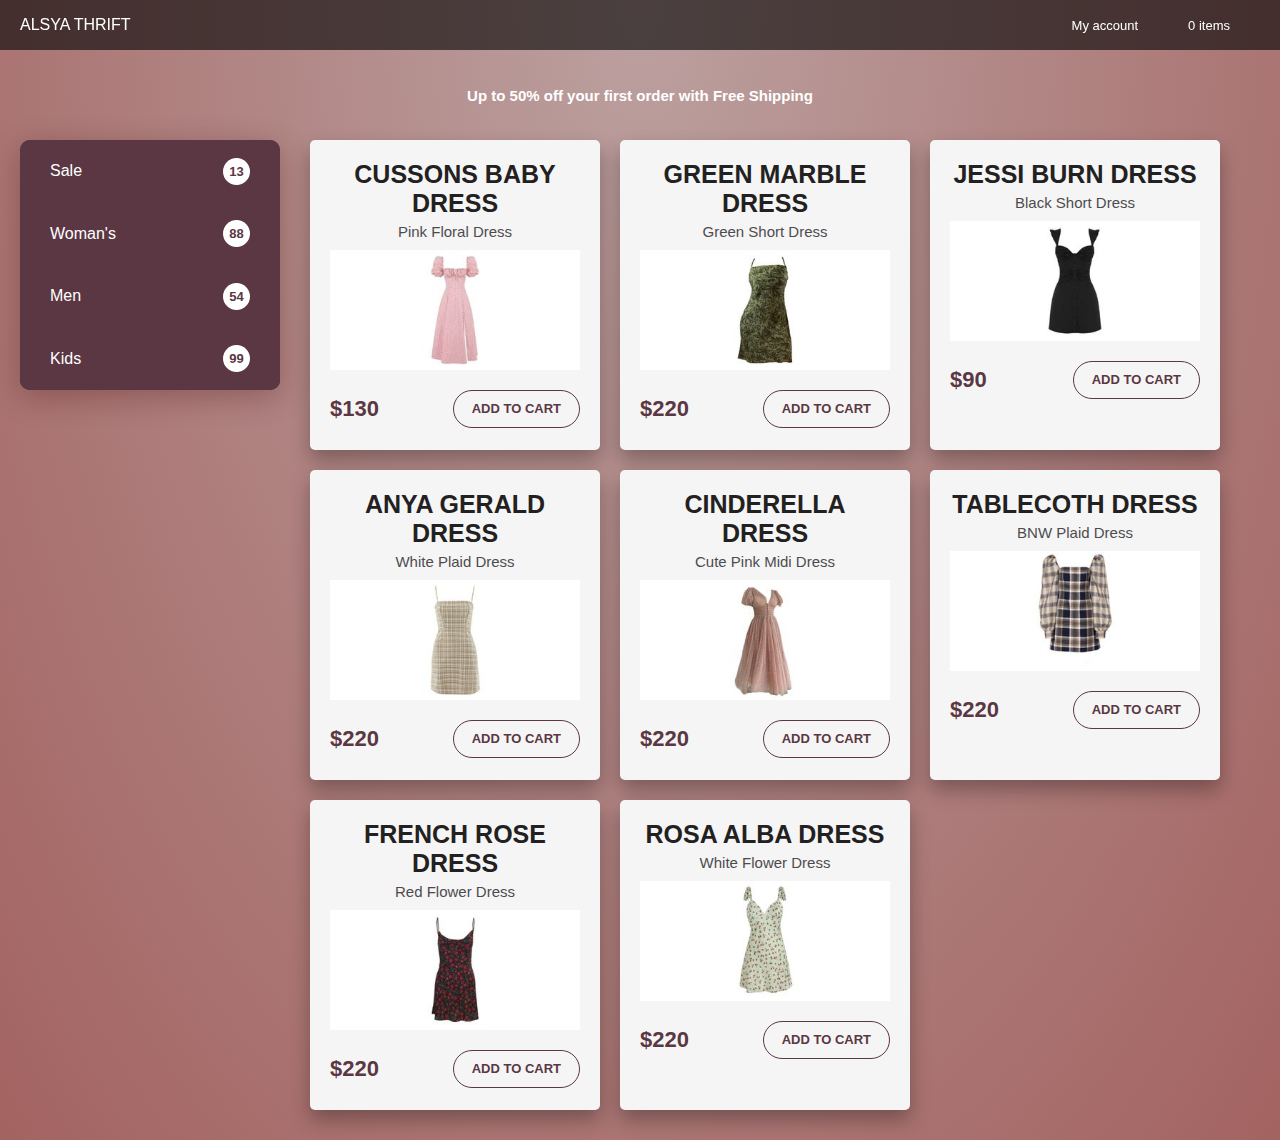
<file: catalog/catalog.html>
<!DOCTYPE html>
<html lang="en">
<head>
    <title>Catalog</title>
    <link rel="stylesheet" href="catalog.css">
    <!--FontAwesome-->
    <link rel="stylesheet" href="https://use.fontawesome.com/releases/v5.1.0/css/all.css" integrity="sha384-lKuwvrZot6UHsBSfcMvOkWwlCMgc0TaWr+30HWe3a4ltaBwTZhyTEggF5tJv8tbt" crossorigin="anonymous">
    <!--FontAwesome-->
    <!--Fonts-->
    <link href="https://fonts.googleapis.com/css?family=Cabin|Herr+Von+Muellerhoff|Source+Sans+Pro" rel="stylesheet">
    <!--Fonts-->
</head>
<body>
    
</body>
</html>
<!-- NAVBAR -->
<div class='navbar'>
    <div class='logo'>ALSYA THRIFT</div>
    <div class='account-container'>
      <i class="fa fa-user" aria-hidden="true"></i>
      <div class='cart-desc'>My account</div>
    </div>
    <div class='cart-container'>
      <i class="fa fa-shopping-cart" aria-hidden="true"></i>
      <div class='cart-desc'>0 items</div>
    </div>
    
  </div>
  
  <!-- INFO BAR -->
  <div class='info-wrapper'>
    <div class='shipping-container'>
      <div class='info-desc'>Up to 50% off your first order with Free Shipping</div>
    </div>
  </div>
  
  <!-- MAIN WRAPPER -->
  <div class='main-wrapper'>
    <div class="menu">
      <div class='menu-item Amazon'>
        <div class='menu-item-title'>Sale</div>
        <div class='menu-item-number'>13</div>
        <script src="catalog.js"></script>
      </div>
      <div class='menu-item Lenovo'>
        <div class='menu-item-title'>Woman's</div>
        <div class='menu-item-number'>88</div>
        <script src="catalog.js"></script>
      </div>
      <div class='menu-item'>
        <div class='menu-item-title'>Men</div>
        <div class='menu-item-number'>54</div>
      </div>
      <div class='menu-item'>
        <div class='menu-item-title'>Kids</div>
        <div class='menu-item-number'>99</div>
      </div>
    </div>
  
    <div class='products-container'>
  
      <div class='shop-card' data-cat='Amazon'>
        <div class="title">
          CUSSONS BABY DRESS
        </div>
        <div class="desc">
          Pink Floral Dress
        </div>
        <div class="product">
           <img src="8.jpg" />
        </div>
        <div class='cta'>
          <div class="price">$130</div>
          <button class="button">Add to cart</button>
        </div>
      </div>
  
      <div class='shop-card' data-cat='Amazon'>
        <div class="title">
          GREEN MARBLE DRESS
        </div>
        <div class="desc">
          Green Short Dress
        </div>
        <div class="product">
           <img src="7.jpg" />
        </div>
        <div class='cta'>
          <div class="price">$220</div>
          <button class="button">Add to cart</button>
        </div>
      </div>
  
      <div class='shop-card' data-cat='Lenovo'>
        <div class="title">
          JESSI BURN DRESS
        </div>
        <div class="desc">
          Black Short Dress
        </div>
        <div class="product">
           <img src="6.jpg" />
        </div>
        <div class='cta'>
          <div class="price">$90</div>
          <button class="button">Add to cart</button>
        </div>
      </div>
      
      <div class='shop-card' data-cat='Amazon'>
        <div class="title">
          ANYA GERALD DRESS
        </div>
        <div class="desc">
          White Plaid Dress
        </div>
        <div class="product">
           <img src="1.jpg" />
        </div>
        <div class='cta'>
          <div class="price">$220</div>
          <button class="button">Add to cart</button>
        </div>
      </div>
      
      <div class='shop-card' data-cat='Lenovo'>
        <div class="title">
          CINDERELLA DRESS
        </div>
        <div class="desc">
          Cute Pink Midi Dress
        </div>
        <div class="product">
           <img src="2.jpg" />
        </div>
        <div class='cta'>
          <div class="price">$220</div>
          <button class="button">Add to cart</button>
        </div>
      </div>
      
      <div class='shop-card'>
        <div class="title">
          TABLECOTH DRESS
        </div>
        <div class="desc">
          BNW Plaid Dress
        </div>
        <div class="product">
           <img src="3.jpg" />
        </div>
        <div class='cta'>
          <div class="price">$220</div>
          <button class="button">Add to cart</button>
        </div>
      </div>
      
      <div class='shop-card'>
        <div class="title">
          FRENCH ROSE DRESS
        </div>
        <div class="desc">
          Red Flower Dress
        </div>
        <div class="product">
           <img src="4.jpg" />
        </div>
        <div class='cta'>
          <div class="price">$220</div>
          <button class="button">Add to cart</button>
        </div>
      </div>
      
      <div class='shop-card'>
        <div class="title">
          ROSA ALBA DRESS
        </div>
        <div class="desc">
          White Flower Dress
        </div>
        <div class="product">
           <img src="5.jpg" />
        </div>
        <div class='cta'>
          <div class="price">$220</div>
          <button class="button">Add to cart</button>
        </div>
      </div>
  
    </div>
  </div>
  
  <div class='modal'>
    <div>asdasdas asd as </div>
    <div>asdasdas asd as </div>
    <div>asdasdas asd as </div>
    <div>asdasdas asd as </div>
    <script src="catalog.js"></script>
  </div>
</file>
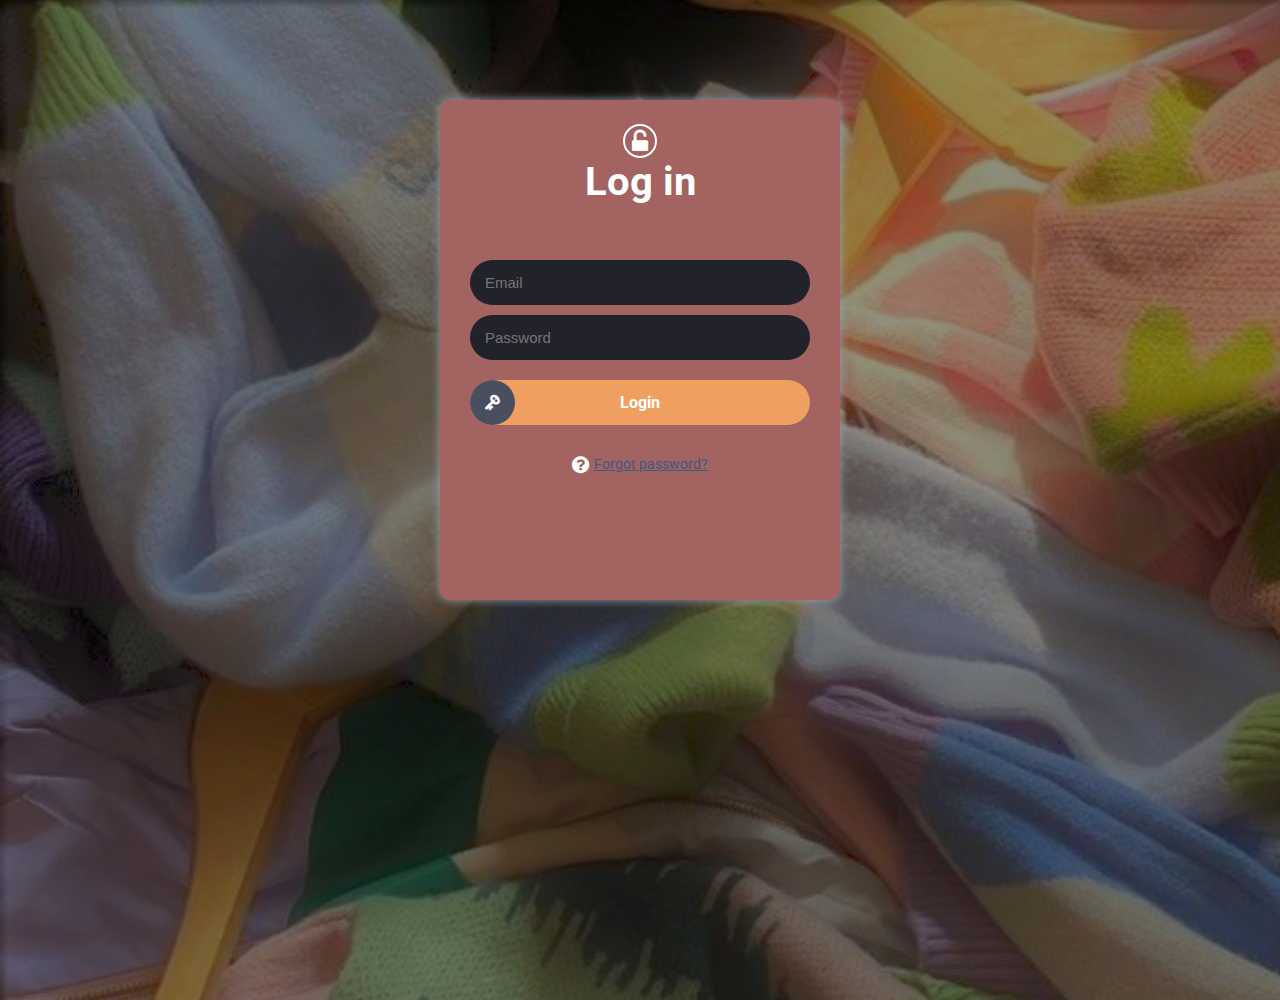
<file: login/login.html>
<!DOCTYPE html>
<html lang="en">
<head>
	<title>Log In</title>
	<link rel="stylesheet" href="login.css">
</head>

<body>
</html>
<div class="panel">
	<div class="state"><br><i class="fa fa-unlock-alt"></i><br><h1>Log in</h1></div>
	<div class="form">
		<input placeholder='Email' type="text">
		<input placeholder='Password' type="text">
		<div class="login">Login</div>
	</div>
	<div class="fack"><a href="#"><i class="fa fa-question-circle"></i>Forgot password?</a></div>
	<script src="login.js"></script>
</div>
</body>
</file>
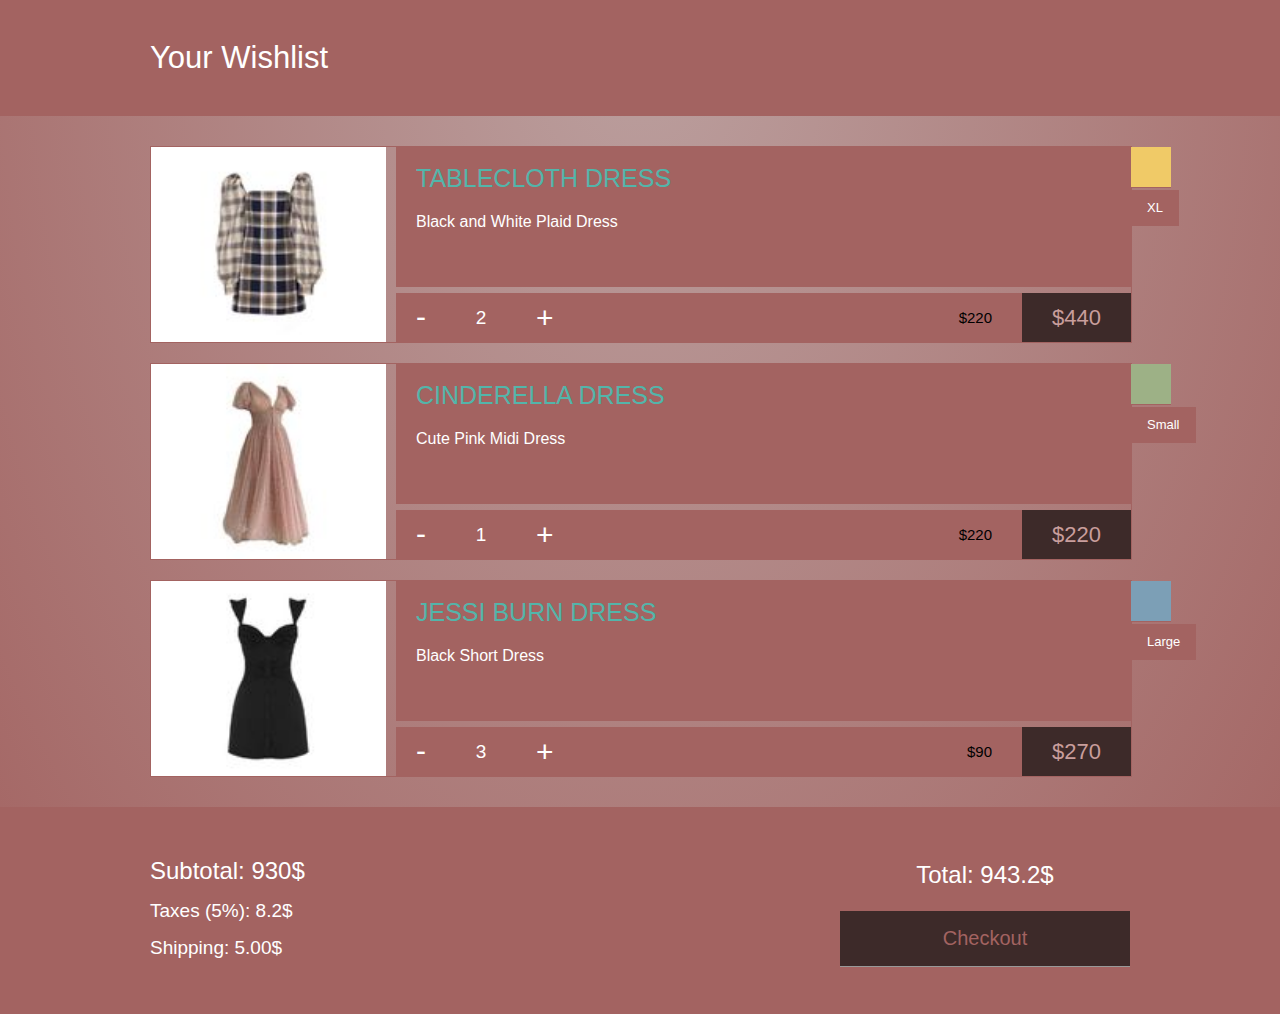
<file: wishlist/wishlist.html>
<!DOCTYPE html>
<html lang="en">
<head>
    <title>Wishlist</title>
    <link rel="stylesheet" href="wishlist.css">
    <!--FontAwesome-->
    <link rel="stylesheet" href="https://use.fontawesome.com/releases/v5.1.0/css/all.css" integrity="sha384-lKuwvrZot6UHsBSfcMvOkWwlCMgc0TaWr+30HWe3a4ltaBwTZhyTEggF5tJv8tbt" crossorigin="anonymous">
    <!--FontAwesome-->
    <!--Fonts-->
    <link href="https://fonts.googleapis.com/css?family=Cabin|Herr+Von+Muellerhoff|Source+Sans+Pro" rel="stylesheet">
    <!--Fonts-->
</head>
<body>

<header id="site-header">
    <div class="container">
        <h1>Your Wishlist <span></h1>
    </div>
</header>

<div class="container">

    <section id="cart"> 
        <article class="product">
            <header>
                <a class="remove">
                    <img src="1.jpg" alt="">

                    <h3>Remove product</h3>
                </a>
            </header>

            <div class="content">

                <h1>TABLECLOTH DRESS</h1>

                Black and White Plaid Dress

                <div title="You have selected this product to be shipped in the color yellow." style="top: 0" class="color yellow"></div>
                <div style="top: 43px" class="type small">XL</div>
            </div>

            <footer class="content">
                <span class="qt-minus">-</span>
                <span class="qt">2</span>
                <span class="qt-plus">+</span>

                <h2 class="full-price">
                    $440
                </h2>

                <h2 class="price">
                    $220
                </h2>
            </footer>
        </article>

        <article class="product">
            <header>
                <a class="remove">
                    <img src="2.jpg" alt="">

                    <h3>Remove product</h3>
                </a>
            </header>

            <div class="content">

                <h1>CINDERELLA DRESS</h1>

                Cute Pink Midi Dress

                <div title="You have selected this product to be shipped in the color red." style="top: 0" class="color red"></div>
                <div title="You have selected this product to be shipped sized Small."  style="top: 43px" class="type small">Small</div>
            </div>

            <footer class="content">
                
                <span class="qt-minus">-</span>
                <span class="qt">1</span>
                <span class="qt-plus">+</span>

                <h2 class="full-price">
                    $220
                </h2>

                <h2 class="price">
                    $220
                </h2>
            </footer>
        </article>

        <article class="product">
            <header>
                <a class="remove">
                    <img src="3.jpg" alt="">

                    <h3>Remove product</h3>
                </a>
            </header>

            <div class="content">

                <h1>JESSI BURN DRESS</h1>

                Black Short Dress

                <div title="You have selected this product to be shipped in the color blue." style="top: 0" class="color blue"></div>
                <div style="top: 43px" class="type small">Large</div>
            </div>

            <footer class="content">
                
                <span class="qt-minus">-</span>
                <span class="qt">3</span>
                <span class="qt-plus">+</span>

                <h2 class="full-price">
                    $270
                </h2>

                <h2 class="price">
                    $90
                </h2>
            </footer>
        </article>

    </section>

</div>

<footer id="site-footer">
    <div class="container clearfix">

        <div class="left">
            <h2 class="subtotal">Subtotal: <span>930</span>$</h2>
            <h3 class="tax">Taxes (5%): <span>8.2</span>$</h3>
            <h3 class="shipping">Shipping: <span>5.00</span>$</h3>
        </div>

        <div class="right">
            <h1 class="total">Total: <span>943.2</span>$</h1>
            <a class="btn">Checkout</a>
        </div>

    </div>
</footer>
</file>
<file: catalog/catalog.css>
body {
    height: 100%;
    width: 100vw;
    margin: 0;
  /*   background: -webkit-radial-gradient(ellipse farthest-corner at center top, #f39264 0%, #f2606f 100%); */
    background: radial-gradient(ellipse farthest-corner at center top, #f39264 0%, #f2606f 100%);
    background: radial-gradient(ellipse farthest-corner at center top, #bba09f 0%, #a36361 100%);
    color: #fff;
    font-family: 'Open Sans', sans-serif;
  }
  
  
  /*--------------------
  NAVBAR
  --------------------*/
  
  .navbar {
    position: fixed;
    display: flex;
    align-items: center;
    justify-content: space-between;
    padding-left: 20px;
    padding-right: 50px;
    width: 100vw;
    height: 50px;
    background: rgba(0, 0, 0, 0.6);
    box-sizing: border-box;
    z-index: 2;
  }
  
  .logo {
    flex: 1;
  }
  
  .cart-container {
    display: flex;
    align-items: center;
    cursor: pointer;
  }
  
  .account-container {
    display: flex;
    align-items: center;
    margin-right: 40px;
    cursor: pointer;
  }
  
  .cart-desc {
    margin-left: 10px;
    font-size: 13px;
  }
  
  
  /*--------------------
  INFO BAR
  --------------------*/
  
  .info-wrapper {
    display: flex;
    justify-content: center;
    align-items: center;
    width: 100vw;
    height: 50px;
    padding-top: 70px;
    z-index: 1;
  }
  
  .shipping-container {
    display: flex;
    align-items: center;
  }
  
  .inventory-container {
    display: flex;
    align-items: center;
    margin-left: 80px;
  }
  
  .info-wrapper .fa {
    color: #fff;
    margin-right: 10px;
    transform: Scale(0.9);
  }
  
  .info-desc {
    font-weight: 700;
    font-size: 15px;
  }
  
  .main-wrapper {
    display: flex;
    min-height: 450px;
    padding: 20px;
    padding-top: 10px;
  }
  
  
  /*--------------------
  Products Menu
  --------------------*/
  
  .menu {
    display: flex;
    flex-direction: column;
    align-items: center;
    min-width: 260px;
    height: 250px;
    margin-top: 10px;
    background: -webkit-linear-gradient(top, #3a404d, #181c26);
    background: linear-gradient(to bottom, #3a404d, #181c26);
    border-radius: 10px;
    box-shadow: 0 7px 30px rgba(62, 9, 11, 0.3);
  }
  
  .menu-item {
    display: flex;
    align-items: center;
    width: 100%;
    height: 25%;
    box-sizing: border-box;
    padding-right: 30px;
    padding-left: 30px;
    background: linear-gradient( 0deg, #cd4b4b, #e0574f);
    cursor: pointer;
    transition: all 300ms;
  }
  
  .menu-item:nth-child(4) {
    border-radius: 0 0 10px 10px;
    background: #5b3743;
  }
  
  .menu-item:nth-child(3) {
    background: #5b3743;
  }
  
  .menu-item:nth-child(2) {
    background: #5b3743;
  }
  
  .menu-item:nth-child(1) {
    border-radius: 10px 10px 0 0;
    background: #5b3743;
  }
  
  .menu-item:hover {
    width: 107%;
    /*   transform: Scale(1.05); */
  }
  
  .menu-item-title {
    display: flex;
    flex: 1;
    font-weight: 300;
  }
  
  .menu-item-number {
    width: 27px;
    height: 27px;
    display: flex;
    justify-content: center;
    align-items: center;
    background: #fff;
    color: #555;
    border-radius: 50%;
    font-size: 13px;
    font-weight: 600;
  }
  
  .menu-item-number:nth-child(1) {
    color: #5b3743;
  }
  
  .menu-item-number:nth-child(2) {
    color: #5b3743;
  }
  
  .menu-item-number:nth-child(3) {
    color: #cd4b4b;
  }
  
  .menu-item-number:nth-child(4) {
    color: #c24448;
  }
  
  
  /*--------------------
  Products Container
  --------------------*/
  
  .products-container {
    width: 100%;
    min-height: 300px;
    margin-left: 20px;
    display: flex;
    flex-wrap: wrap;
  }
  
  .shop-card {
    margin: 10px;
    width: 250px;
    height: 270px;
    background: #f5f5f5;
    box-shadow: 0 10px 20px rgba(0, 0, 0, .3);
    border-radius: 5px;
    padding: 20px;
    text-align: center;
    font-family: 'Open Sans Condensed', sans-serif;
  }
  
  .shop-card .title {
    font-weight: 900;
    text-transform: uppercase;
    font-size: 25px;
    color: #23211f;
    margin-bottom: 5px;
  }
  
  .shop-card .desc {
    font-size: 15px;
    opacity: .8;
    margin-bottom: 3px;
    color: #23211f;
  }
  
  .product {
    margin: 10px 0;
  }
  
  .product img {
    width: 100%;
  }
  
  .cta {
    height: 50px;
    display: flex;
    align-items: center;
    justify-content: space-between;
  }
  
  .price {
    color: #5b3743;
    font-size: 22px;
    font-weight: 900;
    transition: color .3s ease-in-out;
  }
  
  .button {
    font-size: 13px;
    font-weight: 900;
    text-transform: uppercase;
    color: #5b3743;
    padding: 12px 18px;
    cursor: pointer;
    transition: all 300ms;
    line-height: .95;
    border: none;
    background: none;
    outline: none;
    border: 1px solid #5b3743;
    border-radius: 20px;
  }
  
  .button:hover {
    background: linear-gradient(135deg, #3d61a1, #28406b);
    color: #fff;
    border: none;
  }
  
  .modal {
    display: none;
    position: fixed;
    top: 50%;
    left: 50%;
    width: 400px;
    height: auto;
    margin-left: -200px;
    margin-top: -150px;
    background-color: #fff;
    padding: 25px;
    border-radius: 5px;
    z-index: 10;
    box-shadow: 0 0 0 9999px rgba(0, 0, 0, 0.5);
  }
  
  .active {
    display: block;
  }
</file>
<file: wishlist/wishlist.css>
body {
    height: 100%;
    width: 100vw;
    margin: 0;
  /*   background: -webkit-radial-gradient(ellipse farthest-corner at center top, #f39264 0%, #f2606f 100%); */
    background: radial-gradient(ellipse farthest-corner at center top, #f39264 0%, #f2606f 100%);
    background: radial-gradient(ellipse farthest-corner at center top, #bba09f 0%, #a36361 100%);
    color: #fff;
    font-family: 'Open Sans', sans-serif;
  }

.clearfix {
  content: "";
  display: table;
  clear: both;	
}

#site-header, #site-footer {
	background: #a36361;
}

#site-header {
	margin: 0 0 30px 0;
}

#site-header h1 {
	font-size: 31px;
	font-weight: 300;
	padding: 40px 0;
	position: relative;
	margin: 0;
	font-family: 'Open Sans Condensed', sans-serif;
}

a {
	color: #3d2a29;
	text-decoration: none;

	-webkit-transition: color .2s linear;
	-moz-transition: color .2s linear;
	-ms-transition: color .2s linear;
	-o-transition: color .2s linear;
	transition: color .2s linear;
}

a:hover {
	color: #53b5aa;
}

#site-header h1 span {
	color: #53b5aa;
}

#site-header h1 span.last-span {
	background: #a36361;
	padding-right: 150px;
	position: absolute;
	left: 217px;

	-webkit-transition: all .2s linear;
	-moz-transition: all .2s linear;
	-ms-transition: all .2s linear;
	-o-transition: all .2s linear;
	transition: all .2s linear;
}

#site-header h1:hover span.last-span, #site-header h1 span.is-open {
	left: 363px;
}

#site-header h1 em {
	font-size: 16px;
	font-style: normal;
	vertical-align: middle;
}

.container {
	font-family: 'Open Sans Condensed', sans-serif;
	margin: 0 auto;
	width: 980px;
}

#cart {
	width: 100%;
}

#cart h1 {
	font-weight: 300;
}

#cart a {
	color: #53b5aa;
	text-decoration: none;

	-webkit-transition: color .2s linear;
	-moz-transition: color .2s linear;
	-ms-transition: color .2s linear;
	-o-transition: color .2s linear;
	transition: color .2s linear;
}

#cart a:hover {
	color: #000;
}

.product.removed {
	margin-left: 980px !important;
	opacity: 0;
}

.product {
	border: 1px solid #a36361;
	margin: 20px 0;
	width: 100%;
	height: 195px;
	position: relative;

	-webkit-transition: margin .2s linear, opacity .2s linear;
	-moz-transition: margin .2s linear, opacity .2s linear;
	-ms-transition: margin .2s linear, opacity .2s linear;
	-o-transition: margin .2s linear, opacity .2s linear;
	transition: margin .2s linear, opacity .2s linear;
}

.product img {
	width: 100%;
	height: 100%;
}

.product header, .product .content {
	background-color: #a36361;
	border: 1px solid #a36361;
	border-style: none none solid none;
	float: left;
	font-family: 'Open Sans Condensed', sans-serif;
}

.product header {
	background: #000;
	margin: 0 1% 20px 0;
	overflow: hidden;
	padding: 0;
	position: relative;
	width: 24%;
	height: 195px;
}

.product header:hover img {
	opacity: .7;
}

.product header:hover h3 {
	bottom: 73px;
}

.product header h3 {
	background: #53b5aa;
	color: #a36361;
	font-size: 22px;
	font-weight: 300;
	line-height: 49px;
	margin: 0;
	padding: 0 30px;
	position: absolute;
	bottom: -50px;
	right: 0;
	left: 0;

	-webkit-transition: bottom .2s linear;
	-moz-transition: bottom .2s linear;
	-ms-transition: bottom .2s linear;
	-o-transition: bottom .2s linear;
	transition: bottom .2s linear;
}

.remove {
	cursor: pointer;
}

.product .content {
	box-sizing: border-box;
	-moz-box-sizing: border-box;
	height: 140px;
	padding: 0 20px;
	width: 75%;
}

.product h1 {
	color: #53b5aa;
	font-size: 25px;
	font-weight: 300;
	margin: 17px 0 20px 0;
}

.product footer.content {
	height: 50px;
	margin: 6px 0 0 0;
	padding: 0;
}

.product footer .price {
	background: #a36361;
	color: #000;
	float: right;
	font-size: 15px;
	font-weight: 300;
	line-height: 49px;
	margin: 0;
	padding: 0 30px;
}

.product footer .full-price {
	background: #3d2a29;
	color: #c99e9c;
	float: right;
	font-size: 22px;
	font-weight: 300;
	line-height: 49px;
	margin: 0;
	padding: 0 30px;

	-webkit-transition: margin .15s linear;
	-moz-transition: margin .15s linear;
	-ms-transition: margin .15s linear;
	-o-transition: margin .15s linear;
	transition: margin .15s linear;
}

.qt, .qt-plus, .qt-minus {
	display: block;
	float: left;
}

.qt {
	font-size: 19px;
	line-height: 50px;
	width: 70px;
	text-align: center;
}

.qt-plus, .qt-minus {
	background: #a36361;
	border: none;
	font-size: 30px;
	font-weight: 300;
	height: 100%;
	padding: 0 20px;
	-webkit-transition: background .2s linear;
	-moz-transition: background .2s linear;
	-ms-transition: background .2s linear;
	-o-transition: background .2s linear;
	transition: background .2s linear;
}

.qt-plus:hover, .qt-minus:hover {
	background: #3d2a29;
	color: #a36361;
	cursor: pointer;
}

.qt-plus {
	line-height: 50px;
}

.qt-minus {
	line-height: 47px;
}

#site-footer {
	margin: 30px 0 0 0;
}

#site-footer {
	padding: 40px;
}

#site-footer h1 {
	background: #a36361;
	border: 1px solid #a36361;
	border-style: none none solid none;
	font-size: 24px;
	font-weight: 300;
	margin: 0 0 7px 0;
	padding: 14px 40px;
	text-align: center;
}

#site-footer h2 {
	font-size: 24px;
	font-weight: 300;
	margin: 10px 0 0 0;
}

#site-footer h3 {
	font-size: 19px;
	font-weight: 300;
	margin: 15px 0;
}

.left {
	float: left;
}

.right {
	float: right;
}

.btn {
	background: #3d2a29;
	border: 1px solid #999;
	border-style: none none solid none;
	cursor: pointer;
	display: block;
	color: #a36361;
	font-size: 20px;
	font-weight: 300;
	padding: 16px 0;
	width: 290px;
	text-align: center;

	-webkit-transition: all .2s linear;
	-moz-transition: all .2s linear;
	-ms-transition: all .2s linear;
	-o-transition: all .2s linear;
	transition: all .2s linear;
}

.btn:hover {
	color: #a36361;
	background: #3d2a29;
}

.type {
	background: #a36361;
	font-size: 13px;
	padding: 10px 16px;
	left: 100%;
}

.type, .color {
	border: 1px solid #a36361;
	border-style: none none solid none;
	position: absolute;
}

.color {
	width: 40px;
	height: 40px;
	right: -40px;
}

.red {
	background: #9db186;
}

.yellow {
	background: #f0ca67;
}

.blue {
	background: #7c9fb6;
}

.minused {
	margin: 0 50px 0 0 !important;
}

.added {
	margin: 0 -50px 0 0 !important;
}
</file>
<file: login/login.css>
@import url(https://maxcdn.bootstrapcdn.com/font-awesome/4.2.0/css/font-awesome.min.css);
@import url(https://fonts.googleapis.com/css?family=Roboto:400,500,700,900);
* {
  padding: 0;
  margin: 0;
}
input {
  outline: none;
}
html,
body {
  height: 100%;
}
body {
  font-family: 'Roboto', sans-serif;
  background: -webkit-linear-gradient(45deg, rgba(4, 2, 96, 0.7), rgba(180, 49, 183, 0.9)), -webkit-linear-gradient(0deg, rgba(51, 136, 140, 0.3), rgba(87, 240, 240, 0.1));
  background: -moz-linear-gradient(45deg, rgba(4, 2, 96, 0.7), rgba(180, 49, 183, 0.9)), -moz-linear-gradient(0deg, rgba(51, 136, 140, 0.3), rgba(87, 240, 240, 0.1));
  background: -o-linear-gradient(45deg, rgba(4, 2, 96, 0.7), rgba(180, 49, 183, 0.9)), -o-linear-gradient(0deg, rgba(51, 136, 140, 0.3), rgba(87, 240, 240, 0.1));
  background: linear-gradient(45deg, rgba(4, 2, 96, 0.7), rgba(180, 49, 183, 0.9)), linear-gradient(90deg, rgba(51, 136, 140, 0.3), rgba(87, 240, 240, 0.1));
  background-image: linear-gradient(rgba(0,0,0,0.4),rgba(0,0,0,0.4)),url(bgfix.jpg);
  ;
  overflow: hidden;
}
.panel {
  width: 400px;
  height: 500px;
  -webkit-border-radius: 10px;
     -moz-border-radius: 10px;
          border-radius: 10px;
  -webkit-box-shadow: 0 0 10px rgb(153,158,177);
     -moz-box-shadow: 0 0 10px rgb(153,158,177);
          box-shadow: 0 0 10px rgb(153,158,177);
  background: #a36361;
  margin: 100px auto;
  text-align: center;
}
.panel .state {
  margin-top: 5px;
  width: 100%;
  height: 155px;
  color: white;
  font-size: 20px;
}
.panel .state i.fa-ban {
  font-size: 40px;
}
.panel .state i.fa-unlock-alt {
  font-size: 25px;
  color: white;
  line-height: 33px;
  height: 30px;
  width: 30px;
  display: inline-block;
  -webkit-border-radius: 50%;
     -moz-border-radius: 50%;
          border-radius: 50%;
  border: 2px solid;
}
.panel .state h2 {
  font-weight: 400;
}
.panel .form {
  width: 340px;
  margin: 5px auto;
}
.panel .login {
  height: 45px;
  width: 100%;
  background-color: #efa060;
  -webkit-border-radius: 45px;
     -moz-border-radius: 45px;
          border-radius: 45px;
  position: relative;
  line-height: 45px;
  text-align: center;
  font-weight: bold;
  color: white;
  margin-top: 10px;
  -webkit-transition: background .2s;
     -moz-transition: background .2s;
       -o-transition: background .2s;
          transition: background .2s;
  cursor: pointer;
}
.panel .login:active {
  -webkit-transform: translateY(2px);
     -moz-transform: translateY(2px);
      -ms-transform: translateY(2px);
       -o-transform: translateY(2px);
          transform: translateY(2px);
}
.panel .login:hover {
  background-color: #4a4f5f;
}
.panel .login:after {
  content: "\f084";
  font-family: 'FontAwesome';
  position: absolute;
  width: 45px;
  height: 45px;
  background-color: #4a4f5f;
  color: #fff;
  text-shadow: 1px -1px #4a4f5f, 2px -2px #4a4f5f, 3px -3px #4a4f5f, 4px -4px #4a4f5f, 5px -5px #4a4f5f, 6px -6px #4a4f5f, 7px -7px #4a4f5f, 8px -8px #4a4f5f, 9px -9px #4a4f5f, 10px -10px #4a4f5f, 11px -11px #4a4f5f;
  left: 0;
  top: 0;
  -webkit-transform: rotate(90deg);
     -moz-transform: rotate(90deg);
      -ms-transform: rotate(90deg);
       -o-transform: rotate(90deg);
          transform: rotate(90deg);
  -webkit-border-radius: 50%;
     -moz-border-radius: 50%;
          border-radius: 50%;
  text-align: center;
  line-height: 45px;
}
.panel input[type='text'] {
  background-color: #22232a;
  -webkit-border-radius: 45px;
     -moz-border-radius: 45px;
          border-radius: 45px;
  font-size: 15px;
  height: 45px;
  border: none;
  padding-left: 15px;
  width: -webkit-calc(100% - 15px);
  width: -moz-calc(100% - 15px);
  width: calc(100% - 15px);
  margin-bottom: 10px;
}
.panel input[type='text'][placeholder] {
  color: #ffffff;
  font-size: 15px;
  font-weight: 500;
}
.panel .fack {
  margin-top: 30px;
  font-size: 14px;
}
.panel .fack i.fa {
  text-decoration: none;
  color: #fff;
  vertical-align: middle;
  font-size: 20px;
  margin-right: 5px;
}
.panel .fack a:link {
  color: #385a83;
}
.panel .fack a:visited {
  color: #385a83;
}
</file>
